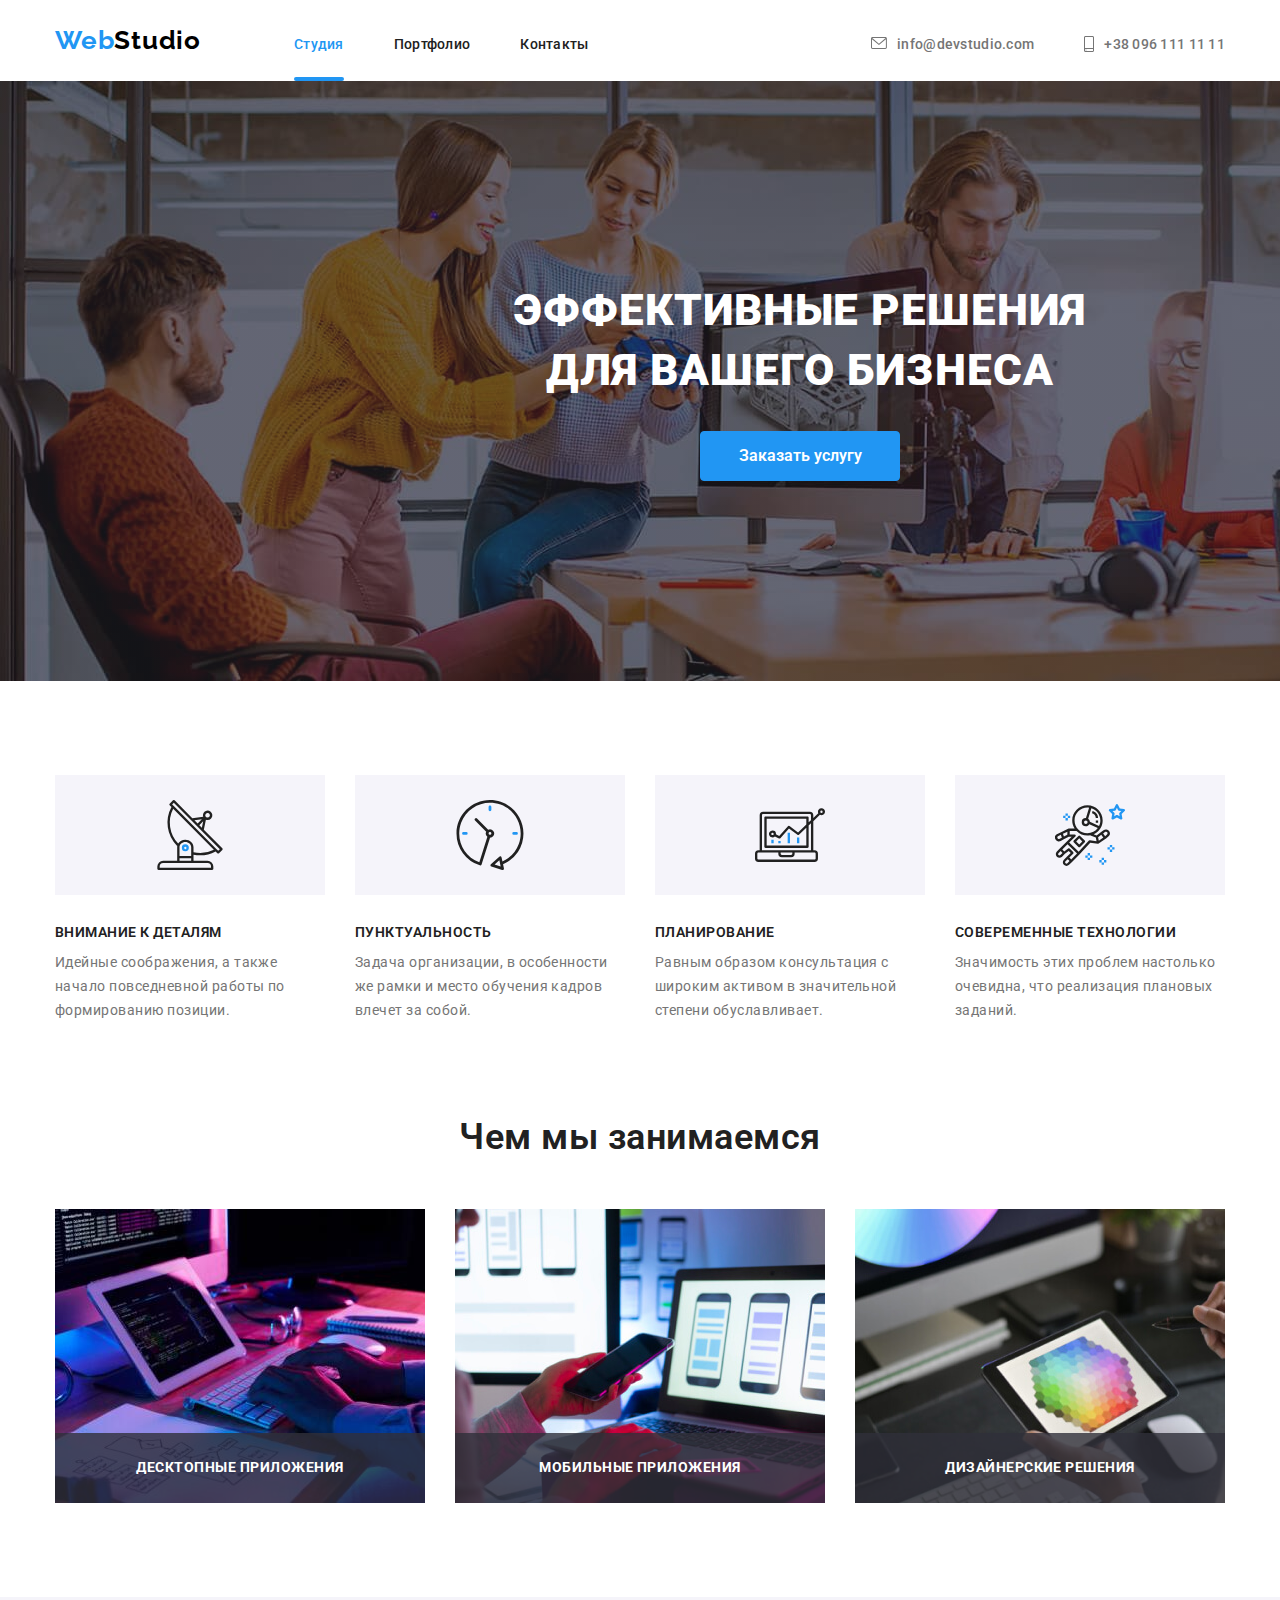
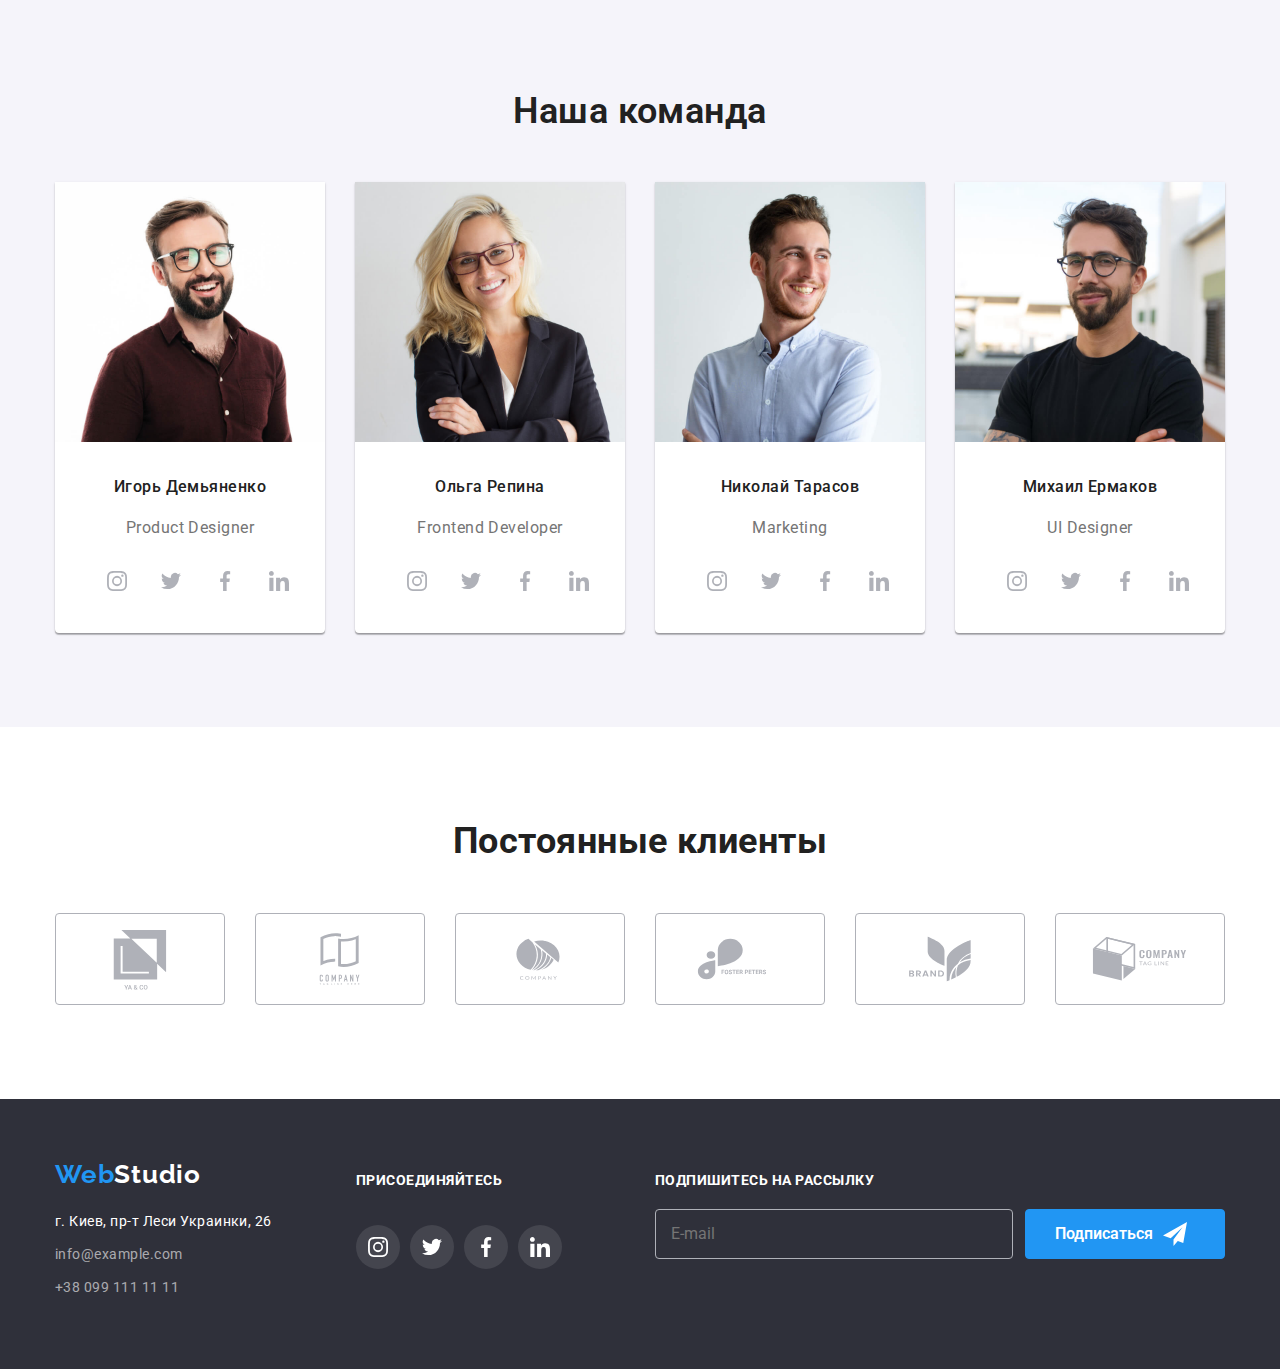
<file: index.html>
<!DOCTYPE html>
<html lang="en">

<head>
    <meta charset="UTF-8">
    <meta http-equiv="X-UA-Compatible" content="IE=edge">
    <meta name="viewport" content="width=device-width, initial-scale=1.0">
    <link rel="preconnect" href="https://fonts.gstatic.com" crossorigin>
    <link
        href="https://fonts.googleapis.com/css2?family=Raleway:wght@700&family=Roboto:wght@400;500;700;900&display=swap"
        rel="stylesheet">
    <link rel="stylesheet"
        href="https://cdnjs.cloudflare.com/ajax/libs/modern-normalize/1.1.0/modern-normalize.min.css">
    <link rel="stylesheet" href="./css/styles.css">
    <title>WebStudio</title>
</head>

<body>
    <header>
        <nav class="container header">
            <a class="logo" href="./index.html" alt="Логотип компании" title=""><span
                    class="accent">Web</span>Studio</a>
            <ul class="navigation list">
                <li class="item ">
                    <a href="./index.html" class="accent link current">Студия</a>
                </li>
                <li class="item"><a href="./portfolio.html" class="link">Портфолио</a></li>
                <li class="item"><a href="" class="link">Контакты</a></li>
            </ul>
            <ul class="header-contacts list">
                <li class="item ">
                    <a href="" class="link email">
                        <div class="icon">
                            <svg class="icon-envelope" width="16px" height="12px">
                                <use href="./img/sprite.svg#envelope"></use>
                            </svg>
                        </div>

                        info@devstudio.com
                    </a>
                </li>
                <li class="item ">
                    <a href="" class="link phone">
                        <div class="icon">
                            <svg class="icon-phone" width="10px" height="16px">
                                <use href="./img/sprite.svg#phone"></use>
                            </svg>
                        </div>

                        +38 096 111 11 11
                    </a>
                </li>
            </ul>
        </nav>
    </header>

    <main>
        <!-- --------------hero------------- -->
        <section class="hero section">
            <div class="container">
                <h1 class="slogan">ЭФФЕКТИВНЫЕ РЕШЕНИЯ<br>
                    ДЛЯ ВАШЕГО БИЗНЕСА
                </h1>
                <button type="button" class="btn hero-btn" data-modal-open>Заказать услугу</button>
            </div>
        </section>
        <!-- ---------------------ADVANTAGES------------------ -->
        <section class="advantages section">
            <div class="container">
                <h2 class="visually-hidden">Преимущества</h2>
                <ul class="list">
                    <li class="item radar">
                        <div class="icon">
                            <svg class="icon-radar" width="70px" height="70px">
                                <use href="./img/sprite.svg#radar"></use>
                            </svg>
                        </div>
                        <h3 class="">ВНИМАНИЕ К ДЕТАЛЯМ</h3>
                        <p>Идейные соображения, а также начало повседневной работы по формированию позиции.</p>
                    </li>
                    <li class="item clock">
                        <div class="icon">
                            <svg class="icon-clock" width="70px" height="70px">
                                <use href="./img/sprite.svg#clocks"></use>
                            </svg>
                        </div>
                        <h3 class="">ПУНКТУАЛЬНОСТЬ</h3>
                        <p>Задача организации, в особенности же рамки и место обучения кадров влечет за собой.</p>
                    </li>
                    <li class="item computer">
                        <div class="icon">
                            <svg class="icon-computer" width="70px" height="70px">
                                <use href="./img/sprite.svg#computer"></use>
                            </svg>
                        </div>
                        <h3 class="">ПЛАНИРОВАНИЕ</h3>
                        <p>Равным образом консультация с широким активом в значительной степени обуславливает.</p>
                    </li>
                    <li class="item cosmonaut">
                        <div class="icon">
                            <svg class="icon-cosmonaut" width="70px" height="70px">
                                <use href="./img/sprite.svg#cosmonaut"></use>
                            </svg>
                        </div>
                        <h3 class="">СОВЕРЕМЕННЫЕ ТЕХНОЛОГИИ</h3>
                        <p>Значимость этих проблем настолько очевидна, что реализация плановых заданий.</p>
                    </li>
                </ul>
            </div>
        </section>
        <!-- ---------------------OUR WORK-------------------------- -->
        <section class="our-work section">
            <div class="container">
                <h2 class="">Чем мы занимаемся</h2>
                <ul class="list">
                    <li class="item">
                        <img class="img" src="./img/img1.jpg" alt="разработка для планшетов" width="370">
                        <div class="work-explanation">
                            <h3>ДЕСКТОПНЫЕ ПРИЛОЖЕНИЯ</h3>
                        </div>
                    </li>
                    <li class="item">
                        <img class="img" src="./img/img2.jpg" alt="мобильная разработка" width="370">
                        <div class="work-explanation">
                            <h3>МОБИЛЬНЫЕ ПРИЛОЖЕНИЯ</h3>
                        </div>
                    </li>
                    <li class="item">
                        <img class="img" src="./img/img3.jpg" alt="графический дизайн" width="370">
                        <div class="work-explanation">
                            <h3>ДИЗАЙНЕРСКИЕ РЕШЕНИЯ</h3>
                        </div>
                    </li>
                </ul>
            </div>
        </section>

        <!-- ----------------OUR TEAM ----------------- -->
        <section class="our-team section">
            <div class="container">
                <h2 class="">Наша команда</h2>
                <ul class="list">
                    <li class="item">
                        <img class="img" src="./img/photo1.jpg" alt="член команды" width="270">
                        <div class="fio">
                            <h3 class="">Игорь Демьяненко</h3>
                            <p>Product Designer</p>
                            <!-- --------SOCIAL NETWORKS LINKS ------------->
                            <ul class="social-networks">
                                <li class="item-social">
                                    <a href="" class="icon">
                                        <svg class="icon-instagram svg" width="44px" height="44px">
                                            <use href="./img/sprite.svg#instagram"></use>
                                        </svg>

                                    </a>
                                </li>
                                <li class="item-social">
                                    <a href="" class="icon">
                                        <svg class="icon-twitter svg" width="44px" height="44px">
                                            <use href="./img/sprite.svg#twitter"></use>
                                        </svg>

                                    </a>
                                </li>
                                <li class="item-social">
                                    <a href="" class="icon">
                                        <svg class="icon-facebook svg" width="44px" height="44px">
                                            <use href="./img/sprite.svg#facebook"></use>
                                        </svg>

                                    </a>
                                </li>
                                <li class="item-social">
                                    <a href="" class="icon">
                                        <svg class="icon-linkedin svg" width="44px" height="44px">
                                            <use href="./img/sprite.svg#linkedin"></use>
                                        </svg>

                                    </a>
                                </li>
                            </ul>
                            <!-- ------END OF SOCIAL LINKS----- -->
                        </div>
                    </li>
                    <li class="item">
                        <img class="img" src="./img/photo2.jpg" alt="член команды" width="270">
                        <div class="fio">
                            <h3>Ольга Репина</h3>
                            <p>Frontend Developer</p>
                            <!-- --------SOCIAL NETWORKS LINKS ------------->
                            <ul class="social-networks">
                                <li class="item-social">
                                    <a href="" class="icon">
                                        <svg class="icon-instagram svg" width="44px" height="44px">
                                            <use href="./img/sprite.svg#instagram"></use>
                                        </svg>

                                    </a>
                                </li>
                                <li class="item-social">
                                    <a href="" class="icon">
                                        <svg class="icon-twitter svg" width="44px" height="44px">
                                            <use href="./img/sprite.svg#twitter"></use>
                                        </svg>

                                    </a>
                                </li>
                                <li class="item-social">
                                    <a href="" class="icon">
                                        <svg class="icon-facebook svg" width="44px" height="44px">
                                            <use href="./img/sprite.svg#facebook"></use>
                                        </svg>

                                    </a>
                                </li>
                                <li class="item-social">
                                    <a href="" class="icon">
                                        <svg class="icon-linkedin svg" width="44px" height="44px">
                                            <use href="./img/sprite.svg#linkedin"></use>
                                        </svg>

                                    </a>
                                </li>
                            </ul>
                            <!-- ------END OF SOCIAL LINKS----- -->
                        </div>
                    </li>
                    <li class="item">
                        <img class="img" src="./img/photo3.jpg" alt="член команды" width="270">
                        <div class="fio">
                            <h3 class="">Николай Тарасов</h3>
                            <p>Marketing</p>
                            <!-- --------SOCIAL NETWORKS LINKS ------------->
                            <ul class="social-networks">
                                <li class="item-social">
                                    <a href="" class="icon">
                                        <svg class="icon-instagram svg" width="44px" height="44px">
                                            <use href="./img/sprite.svg#instagram"></use>
                                        </svg>

                                    </a>
                                </li>
                                <li class="item-social">
                                    <a href="" class="icon">
                                        <svg class="icon-twitter svg" width="44px" height="44px">
                                            <use href="./img/sprite.svg#twitter"></use>
                                        </svg>

                                    </a>
                                </li>
                                <li class="item-social">
                                    <a href="" class="icon">
                                        <svg class="icon-facebook svg" width="44px" height="44px">
                                            <use href="./img/sprite.svg#facebook"></use>
                                        </svg>

                                    </a>
                                </li>
                                <li class="item-social">
                                    <a href="" class="icon">
                                        <svg class="icon-linkedin svg" width="44px" height="44px">
                                            <use href="./img/sprite.svg#linkedin"></use>
                                        </svg>

                                    </a>
                                </li>
                            </ul>
                            <!-- ------END OF SOCIAL LINKS----- -->
                        </div>
                    </li>
                    <li class="item">
                        <img class="img" src="./img/photo4.jpg" alt="член команды" width="270">
                        <div class="fio">
                            <h3 class="">Михаил Ермаков</h3>
                            <p>UI Designer</p>
                            <!-- --------SOCIAL NETWORKS LINKS ------------->
                            <ul class="social-networks">
                                <li class="item-social">
                                    <a href="" class="icon">
                                        <svg class="icon-instagram svg" width="44px" height="44px">
                                            <use href="./img/sprite.svg#instagram"></use>
                                        </svg>

                                    </a>
                                </li>
                                <li class="item-social">
                                    <a href="" class="icon">
                                        <svg class="icon-twitter svg" width="44px" height="44px">
                                            <use href="./img/sprite.svg#twitter"></use>
                                        </svg>

                                    </a>
                                </li>
                                <li class="item-social">
                                    <a href="" class="icon">
                                        <svg class="icon-facebook svg" width="44px" height="44px">
                                            <use href="./img/sprite.svg#facebook"></use>
                                        </svg>

                                    </a>
                                </li>
                                <li class="item-social">
                                    <a href="" class="icon">
                                        <svg class="icon-linkedin svg" width="44px" height="44px">
                                            <use href="./img/sprite.svg#linkedin"></use>
                                        </svg>

                                    </a>
                                </li>
                            </ul>
                            <!-- ------END OF SOCIAL LINKS----- -->
                        </div>
                    </li>
                </ul>
            </div>
        </section>
        <!-- ---------------------REGULAR CUSTOMERS------------------------ -->

        <section class="regular-customers section">
            <div class="container">
                <h2>Постоянные клиенты</h2>
                <ul class="list">
                    <li class="item">
                        <a href="" class="link client1">
                            <svg class="icon-client1 svg" width="106px" height="60px">
                                <use href="./img/sprite.svg#client1"></use>
                            </svg>
                        </a>
                    </li>
                    <li class="item">
                        <a href="" class="link client2">
                            <svg class="icon-client2 svg" width="106px" height="60px">
                                <use href="./img/sprite.svg#client2"></use>
                            </svg>
                        </a>
                    </li>
                    <li class="item">
                        <a href="" class="link client3">
                            <svg class="icon-client3 svg" width="106px" height="60px">
                                <use href="./img/sprite.svg#client3"></use>
                            </svg>
                        </a>
                    </li>
                    <li class="item">
                        <a href="" class="link client4">
                            <svg class="icon-client4 svg" width="106px" height="60px">
                                <use href="./img/sprite.svg#client4"></use>
                            </svg>
                        </a>
                    </li>
                    <li class="item">
                        <a href="" class="link client5">
                            <svg class="icon-client5 svg" width="106px" height="60px">
                                <use href="./img/sprite.svg#client5"></use>
                            </svg>
                        </a>
                    </li>
                    <li class="item">
                        <a href="" class="link client6">
                            <svg class="icon-client6 svg" width="106px" height="60px">
                                <use href="./img/sprite.svg#client6"></use>
                            </svg>
                        </a>
                    </li>
                </ul>
            </div>
        </section>

    </main>
    <!-- ----------------------FOOTER---------------------- -->
    <footer>
        <div class="container footer">
            <address class="address">
                <a class="logo footer-logo" href="./index.html"><span class="accent">Web</span>Studio</a>
                <p>г. Киев, пр-т Леси Украинки, 26</p>
                <a href="">info@example.com</a> <br>
                <a href="">+38 099 111 11 11</a>
            </address>
            <div class="social-links">
                <h2>ПРИСОЕДИНЯЙТЕСЬ</h2>
                <!-- --------SOCIAL NETWORKS LINKS ------------->
                <ul class="social-networks">
                    <li class="item-social">
                        <a href="" class="icon">
                            <svg class="icon-instagram svg" width="44px" height="44px">
                                <use href="./img/sprite.svg#instagram"></use>
                            </svg>

                        </a>
                    </li>
                    <li class="item-social">
                        <a href="" class="icon">
                            <svg class="icon-twitter svg" width="44px" height="44px">
                                <use href="./img/sprite.svg#twitter"></use>
                            </svg>

                        </a>
                    </li>
                    <li class="item-social">
                        <a href="" class="icon">
                            <svg class="icon-facebook svg" width="44px" height="44px">
                                <use href="./img/sprite.svg#facebook"></use>
                            </svg>

                        </a>
                    </li>
                    <li class="item-social">
                        <a href="" class="icon">
                            <svg class="icon-linkedin svg" width="44px" height="44px">
                                <use href="./img/sprite.svg#linkedin"></use>
                            </svg>

                        </a>
                    </li>
                </ul>
            </div>
            <!-- ------END OF SOCIAL LINKS----- -->

            <form class="footer-form">
                <h2>Подпишитесь на рассылку</h2>
                <div class="footer-sign-in">
                    <input type="email" class="footer-form-email" placeholder="E-mail">
                    <button class="btn" type="submit">
                        Подписаться
                        <svg class="icon-linkedin svg" width="24px" height="24px">
                            <use href="./img/sprite.svg#send"></use>
                        </svg>
                    </button>
                </div>
            </form>
        </div>
    </footer>

    <!-- -----------------MODAL WINDOW----------------------- -->
    <div class="backdrop is-hidden" data-modal>
        <div class="modal">
            <button class="close-btn" data-modal-close>
                <svg class="icon-close svg" width="30px" height="30px">
                    <use href="./img/sprite.svg#close"></use>
                </svg>
            </button>
            <h2>Оставьте свои данные, мы вам перезвоним</h2>
            <form class="modal-form">
                <label for="name" class>Имя
                    <input type="text" name="name" id="name" class="info-input">
                    <span class="input-icon">
                        <svg class="icon-person svg" width="18px" height="18px">
                            <use href="./img/sprite.svg#person"></use>
                        </svg>
                    </span>

                </label>
                <label for="tel">Телефон
                    <input type="text" name="tel" id="tel" class="info-input">
                    <span class="input-icon">
                        <svg class="icon-old_phone svg" width="18px" height="18px">
                            <use href="./img/sprite.svg#old_phone"></use>
                        </svg>
                    </span>

                </label>
                <label for="email">Почта
                    <input type="email" name="email" id="email" class="info-input">
                    <span class="input-icon">
                        <svg class="icon-email svg" width="18px" height="18px">
                            <use href="./img/sprite.svg#email"></use>
                        </svg>
                    </span>

                </label>
                <label class="comment-lable">Комментарий
                    <textarea name="comment" id="comment" placeholder="Введите текст"></textarea>
                </label>
                <label class="label-checkbox">
                    <input type="checkbox" name="checkbox" id="check">
                    <span class="checkbox-icon"></span>
                    Соглашаюсь с рассылкой и принимаю
                    <a href="">Условия договора</a>
                </label>
                <button class="btn" type="submit">Отправить</button>

            </form>
        </div>
    </div>
    <script src="./js/modal.js"></script>
</body>

</html>
</file>
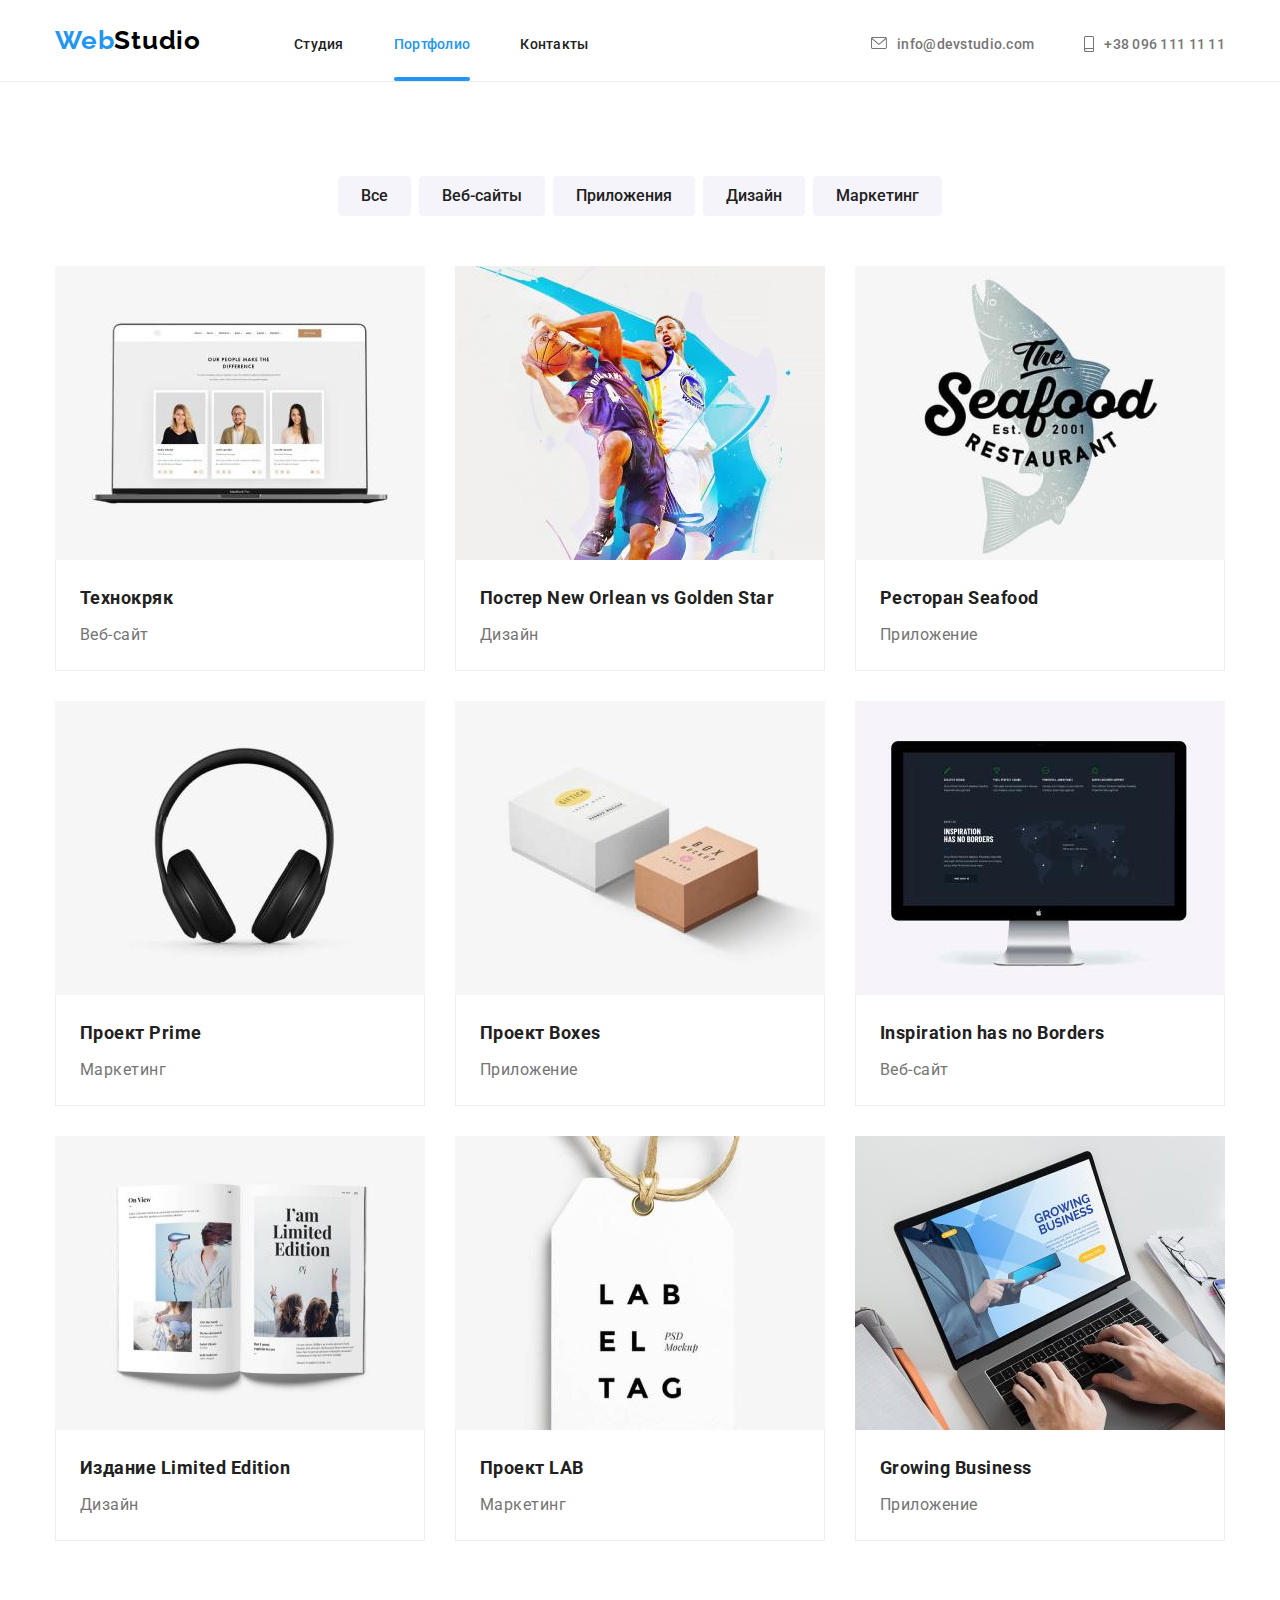
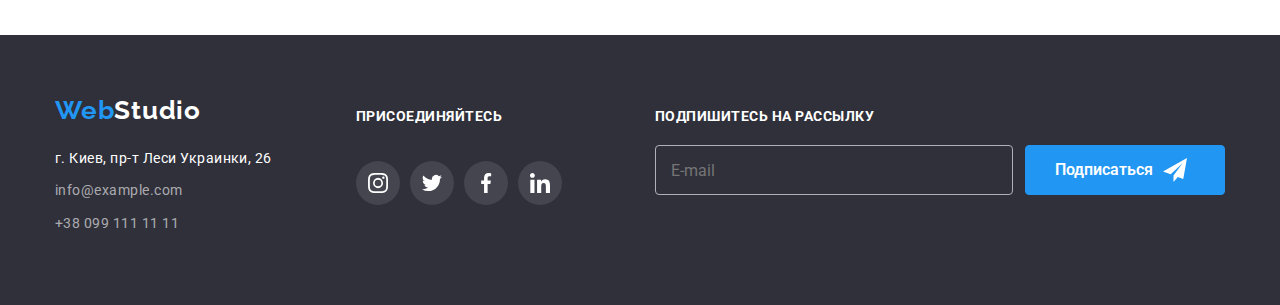
<file: portfolio.html>
<!DOCTYPE html>
<html lang="ru">

<head>
    <meta charset="UTF-8">
    <meta http-equiv="X-UA-Compatible" content="IE=edge">
    <meta name="viewport" content="width=device-width, initial-scale=1.0">
    <a rel="preconnect" href="https://fonts.googleapis.com">
        <link rel="preconnect" href="https://fonts.gstatic.com" crossorigin>
        <link
            href="https://fonts.googleapis.com/css2?family=Raleway:wght@700&family=Roboto:wght@400;500;700;900&display=swap"
            rel="stylesheet">
        <link rel="stylesheet"
            href="https://cdnjs.cloudflare.com/ajax/libs/modern-normalize/1.1.0/modern-normalize.min.css">
        <link rel="stylesheet" href="./css/styles.css">
        <title>WebStudio</title>
</head>

<body>
    <header>
        <nav class="container header">
            <a class="logo" href="./index.html" alt="Логотип компании" title=""><span
                    class="accent">Web</span>Studio</a>
            <ul class="navigation list">
                <li class="item"><a href="./index.html" class="link">Студия</a></li>
                <li class="item"><a href="./portfolio.html" class="link accent current">Портфолио</a></li>
                <li class="item"><a href="" class="link">Контакты</a></li>
            </ul>
            <ul class="header-contacts list">
                <li class="item ">
                    <a href="" class="link email">
                        <div class="icon">
                            <svg class="icon-envelope" width="16px" height="12px">
                                <use href="./img/sprite.svg#envelope"></use>
                            </svg>
                        </div>
                        info@devstudio.com
                    </a>
                </li>
                <li class="item ">
                    <a href="" class="link phone">
                        <div class="icon">
                            <svg class="icon-phone" width="10px" height="16px">
                                <use href="./img/sprite.svg#phone"></use>
                            </svg>
                        </div>
                        +38 096 111 11 11
                    </a>
                </li>
            </ul>
        </nav>
    </header>

    <main>
        <section class="job-examples section">
            <div class="container ">
                <ul class="filter list">
                    <li class="item"><button type="button" class="btn-filter">Все</button> </li>
                    <li class="item"><button type="button" class="btn-filter">Веб-сайты</button></li>
                    <li class="item"><button type="button" class="btn-filter">Приложения</button></li>
                    <li class="item"><button type="button" class="btn-filter">Дизайн</button></li>
                    <li class="item"><button type="button" class="btn-filter">Маркетинг</button></li>
                </ul>
                <ul class="list gallery">
                    <li class="item">
                        <a href="" class="link">
                            <div class="project-information-wrap">
                                <img src="./img/portfolio1.jpg" class="img" alt="технокряк" width="370">
                                <div class="short-project-description">
                                    Технокряк это современная площадка распространения коронавируса. Компании используют
                                    эту платформу для цифрового шпионажа и атак на защищённые сервера конкурентов.
                                </div>
                            </div>
                            <div class="shortdescription">
                                <h2 class="">Технокряк</h2>
                                <p>Веб-сайт</p>
                            </div>
                        </a>
                    </li>
                    <li class="item">
                        <a href="" class="link">
                            <div class="project-information-wrap">
                                <img src="./img/portfolio2.jpg" class="img" alt="постер" width="370">
                                <div class="short-project-description">
                                    Технокряк это современная площадка распространения коронавируса. Компании используют
                                    эту платформу для цифрового шпионажа и атак на защищённые сервера конкурентов.
                                </div>
                            </div>
                            <div class="shortdescription">
                                <h2 class="">Постер New Orlean vs Golden Star</h2>
                                <p>Дизайн</p>
                            </div>
                        </a>
                    </li>
                    <li class="item">
                        <a href="" class="link">
                            <div class="project-information-wrap">
                                <img src="./img/portfolio3.jpg" class="img" alt="приложение" width="370">
                                <div class="short-project-description">
                                    Технокряк это современная площадка распространения коронавируса. Компании используют
                                    эту платформу для цифрового шпионажа и атак на защищённые сервера конкурентов.
                                </div>
                            </div>
                            <div class="shortdescription">
                                <h2 class="">Ресторан Seafood</h2>
                                <p>Приложение</p>
                            </div>
                        </a>
                    </li>
                    <li class="item">
                        <a href="" class="link">
                            <div class="project-information-wrap">
                                <img src="./img/portfolio4.jpg" class="img" alt="маркетинг" width="370">
                                <div class="short-project-description">
                                    Технокряк это современная площадка распространения коронавируса. Компании используют
                                    эту платформу для цифрового шпионажа и атак на защищённые сервера конкурентов.
                                </div>
                            </div>
                            <div class="shortdescription">
                                <h2 class="">Проект Prime</h2>
                                <p>Маркетинг</p>
                            </div>
                        </a>
                    </li>
                    <li class="item">
                        <a href="" class="link">
                            <div class="project-information-wrap">
                                <img src="./img/portfolio5.jpg" class="img" alt="приложение" width="370">
                                <div class="short-project-description">
                                    Технокряк это современная площадка распространения коронавируса. Компании используют
                                    эту платформу для цифрового шпионажа и атак на защищённые сервера конкурентов.
                                </div>
                            </div>
                            <div class="shortdescription">
                                <h2 class="">Проект Boxes</h2>
                                <p>Приложение</p>
                            </div>
                        </a>
                    </li>
                    <li class="item">
                        <a href="" class="link">
                            <div class="project-information-wrap">
                                <img src="./img/portfolio6.jpg" class="img" alt="веб-сайт" width="370">
                                <div class="short-project-description">
                                    Технокряк это современная площадка распространения коронавируса. Компании используют
                                    эту платформу для цифрового шпионажа и атак на защищённые сервера конкурентов.
                                </div>
                            </div>
                            <div class="shortdescription">
                                <h2 class="" lang="en">Inspiration has no Borders</h2>
                                <p>Веб-сайт</p>
                            </div>
                        </a>
                    </li>
                    <li class="item">
                        <a href="" class="link">
                            <div class="project-information-wrap">
                                <img src="./img/portfolio7.jpg" class="img" alt="дизайн" width="370">
                                <div class="short-project-description">
                                    Технокряк это современная площадка распространения коронавируса. Компании используют
                                    эту платформу для цифрового шпионажа и атак на защищённые сервера конкурентов.
                                </div>
                            </div>
                            <div class="shortdescription">
                                <h2 class="">Издание Limited Edition</h2>
                                <p class="">Дизайн</p>
                            </div>
                        </a>
                    </li>
                    <li class="item">
                        <a href="" class="link">
                            <div class="project-information-wrap">
                                <img src="./img/portfolio8.jpg" class="img" alt="маркетинг" width="370">
                                <div class="short-project-description">
                                    Технокряк это современная площадка распространения коронавируса. Компании используют
                                    эту платформу для цифрового шпионажа и атак на защищённые сервера конкурентов.
                                </div>
                            </div>
                            <div class="shortdescription">
                                <h2 class="">Проект LAB</h2>
                                <p>Маркетинг</p>
                            </div>
                        </a>
                    </li>
                    <li class="item">
                        <a href="" class="link">
                            <div class="project-information-wrap">
                                <img src="./img/portfolio9.jpg" class="img" alt="приложение" width="370">
                                <div class="short-project-description">
                                    Технокряк это современная площадка распространения коронавируса. Компании используют
                                    эту платформу для цифрового шпионажа и атак на защищённые сервера конкурентов.
                                </div>
                            </div>
                            <div class="shortdescription">
                                <h2 class="" lang="en">Growing Business</h2>
                                <p>Приложение</p>
                            </div>
                        </a>
                    </li>
                </ul>
            </div>
        </section>

    </main>
    <!-- ------------------FOOTER----------------------- -->
    <footer>
        <div class="container footer">
            <address class="address">
                <a class="logo footer-logo" href="./index.html"><span class="accent">Web</span>Studio</a>
                <p>г. Киев, пр-т Леси Украинки, 26</p>
                <a href="">info@example.com</a> <br>
                <a href="">+38 099 111 11 11</a>
            </address>
            <div class="social-links">
                <h2>ПРИСОЕДИНЯЙТЕСЬ</h2>
                <!-- --------SOCIAL NETWORKS LINKS ------------->
                <ul class="social-networks">
                    <li class="item-social">
                        <a href="" class="icon">
                            <svg class="icon-instagram svg" width="44px" height="44px">
                                <use href="./img/sprite.svg#instagram"></use>
                            </svg>

                        </a>
                    </li>
                    <li class="item-social">
                        <a href="" class="icon">
                            <svg class="icon-twitter svg" width="44px" height="44px">
                                <use href="./img/sprite.svg#twitter"></use>
                            </svg>

                        </a>
                    </li>
                    <li class="item-social">
                        <a href="" class="icon">
                            <svg class="icon-facebook svg" width="44px" height="44px">
                                <use href="./img/sprite.svg#facebook"></use>
                            </svg>

                        </a>
                    </li>
                    <li class="item-social">
                        <a href="" class="icon">
                            <svg class="icon-linkedin svg" width="44px" height="44px">
                                <use href="./img/sprite.svg#linkedin"></use>
                            </svg>

                        </a>
                    </li>
                </ul>
            </div>
            <!-- ------END OF SOCIAL LINKS----- -->
            <form class="footer-form">
                <h2>Подпишитесь на рассылку</h2>
                <div class="footer-sign-in">
                    <input type="email" class="footer-form-email" placeholder="E-mail">
                    <button class="btn">
                        Подписаться
                        <svg class="icon-linkedin svg" width="24px" height="24px">
                            <use href="./img/sprite.svg#send"></use>
                        </svg>
                    </button>
                </div>
            </form>
        </div>
    </footer>
</body>

</html>
</file>
<file: css/styles.css>
/* accent color #2196F3 */
/* headers color #212121 */
/* main font color #757575 */
/* poster background color #2F303A */
/* our team background color #F5F4FA*/
/* main background color #ffffff; */

/* font-family: 'Raleway', sans-serif;
font-family: 'Roboto', sans-serif; */


/* --------------------presets------------------ */
:root {
    --accent-color: #2196F3;
    --title-text-color: #212121;
    --primary-text-color: #757575;
    --main-white-color: #ffffff;
    /* --main-white-color: #aaaaaa; */
    --ourteam-background-color: #F5F4FA;
    --footer-bg-color: #2F303A;
    --icons-color: #AFB1B8;
}



body {
    color: var(--primary-text-color);
    background-color: var(--main-white-color);
    font-family: Roboto, sans-serif;
    letter-spacing: 0.03em;
}

button {
    font-family: inherit;
}


/* setting headers font color*/
h1,
h2,
h3,
h4,
h5,
h6 {
    color: var(--title-text-color);
}

h1,
h2,
h3,
h4,
h5,
h6,
p,
a {
    margin: 0;
    padding: 0;
}


/* -------------general classes------------------ */
/* common container */
.container {
    padding: 0 15px;
    margin-left: auto;
    margin-right: auto;
    margin-top: 0;
    margin-bottom: 0;
    width: 1200px;
    text-align: center;
}

/* common list */

.list {
    list-style-type: none;
    margin: 0;
    padding: 0;
}

/* common section */

.section {
    padding-top: 94px;
    padding-bottom: 94px;
}

.img {
    display: block;
}

.svg {
    fill: currentColor;
}

/* ----------------Visually Hidden block--------------------------- */
.visually-hidden {
    position: absolute;
    white-space: nowrap;
    width: 1px;
    height: 1px;
    overflow: hidden;
    border: 0;
    padding: 0;
    clip: rect(0 0 0 0);
    clip-path: inset(50%);
    margin: -1px;
}


/* --------------header settings------------- */

header {
    padding-top: 25px;
    padding-bottom: 25px;
    font-weight: 500;
    font-size: 14px;
    line-height: 16px;
    letter-spacing: 0.02em;
    text-decoration: none;
}


header a {
    text-decoration: none;

}

.link {
    color: var(--title-text-color);
}

.accent {
    color: var(--accent-color);
}

.container.header {
    display: flex;
    align-items: baseline;
}

.header-contacts {
    margin-left: auto;
}

.header-contacts .item {
    display: flex;
}

.header-contacts .link {
    display: flex;

    color: var(--primary-text-color);
    fill: var(--primary-text-color);

    transition: color 250ms cubic-bezier(0.4, 0, 0.2, 1),
        fill 250ms cubic-bezier(0.4, 0, 0.2, 1);
}

.navigation .link {
    transition: color 250ms cubic-bezier(0.4, 0, 0.2, 1);
}

.header-contacts .link:hover,
.navigation .link:hover,
.header-contacts .link:focus,
.navigation .link:focus {
    color: var(--accent-color);
    fill: var(--accent-color);
    outline: none;
}

.header-contacts .icon {
    margin-right: 10px;
}

.link {
    display: block;
}


.navigation,
.header-contacts {
    display: flex;
}

/* setting space between items*/
.header .item+.item {
    margin-left: 50px;
}

.logo {
    margin-right: 93px;
    font-family: Raleway, sans-serif;
    font-weight: 700;
    font-size: 26px;
    line-height: 1.2;
    color: #000000;
    letter-spacing: 0.03em;
    text-decoration: none;
}

.navigation .item {
    position: relative;

}

/* decoration for current page */
.navigation .current::after {
    content: '';

    position: absolute;
    bottom: -29px;
    left: 0;

    width: 100%;
    height: 4px;
    border-radius: 2px;

    background-color: var(--accent-color);
}


/* ----------------------------main settings------------- */
/* ------------------------hero settings------------ */
.hero {
    background-color: var(--footer-bg-color);
    text-align: center;
    letter-spacing: 0.06em;
    padding-top: 200px;
    padding-bottom: 200px;
    margin-left: auto;
    margin-right: auto;
}

.hero.section {
    width: 1600px;
    height: 600px;
    background-image: linear-gradient(to right, rgba(47, 48, 58, 0.4), rgba(47, 48, 58, 0.4)), url("../img/Img_hero_o.jpg");
    background-repeat: no-repeat;
    background-size: contain;
    background-position: center;
}

.hero .slogan {
    margin-bottom: 30px;

    color: var(--main-white-color);

    font-weight: 900;
    font-size: 44px;
    line-height: 1.36;
    text-transform: uppercase;
}


.btn {
    width: 200px;
    height: 50px;
    border-radius: 4px;
    border: 1px solid var(--accent-color);

    font-size: 16px;
    line-height: 1.88;
    font-weight: 600;

    background-color: var(--accent-color);
    color: var(--main-white-color);

    transition: background-color 250ms cubic-bezier(0.4, 0, 0.2, 1);
}

.btn:hover,
.btn:focus {
    background-color: #188CE8;
}

/* ----------------------advantages---------------- */

.advantages {
    font-size: 14px;
    font-weight: 400;
}

.advantages.section {
    padding-bottom: 0;
}

.advantages h3 {
    margin-bottom: 10px;

    font-weight: 600;
    font-size: 14px;
    line-height: 1.14;
}

.advantages .icon {
    width: 270px;
    height: 120px;
    padding: 25px;

    text-align: center;

    background-color: var(--ourteam-background-color);
}

.advantages p {
    line-height: 1.71;
}

.advantages .list {
    display: flex;
    text-align: left;
}

.advantages .item {
    width: 270px;
}

.advantages .item+.item {
    margin-left: 30px;
}

.advantages .icon {
    margin-bottom: 30px;
}



/* --------------------our-work-------------------*/
.our-work h2 {
    text-align: center;
    margin-bottom: 50px;

    font-weight: 600;
    font-size: 36px;
    line-height: 1.16;
}

.our-work .list {
    display: flex;
}

.our-work .item {
    position: relative;
}

.our-work .item+.item {
    margin-left: 30px;
}

.work-explanation {
    position: absolute;
    bottom: 0;
    left: 0;

    height: 70px;
    width: 100%;
    padding-top: 27px;
    padding-bottom: 27px;

    background: rgba(47, 48, 58, 0.8);
}

.work-explanation h3 {
    color: var(--main-white-color);
    font-size: 14px;
    font-weight: 700;
    line-height: 1.14;
}

/*--------------------- our-team --------------*/

.our-team {
    background-color: var(--ourteam-background-color);
}

.our-team .list {
    display: flex;
}

.our-team .item {
    box-shadow: 0px 1px 3px rgba(0, 0, 0, 0.12),
        0px 1px 1px rgba(0, 0, 0, 0.14),
        0px 2px 1px rgba(0, 0, 0, 0.2);
    border-radius: 0px 0px 4px 4px;
}

.our-team .item+.item {
    margin-left: 30px;
}

.our-team .fio {
    padding-top: 30px;
    padding-bottom: 30px;
}

.our-team h2 {
    text-align: center;
    margin-bottom: 50px;

    font-weight: 600;
    font-size: 36px;
    line-height: 1.16;
}

.our-team h3 {
    text-align: center;
    margin-bottom: 10px;

    font-weight: 500;
    font-size: 16px;
    line-height: 1.9;
}

.our-team p {
    margin-bottom: 16px;
    text-align: center;

    font-weight: 400;
    font-size: 16px;
    line-height: 1.9;
}


/* social links setiings start */
.our-team .item {
    background-color: var(--main-white-color);
}

.our-team .social-networks {
    list-style-type: none;
    display: flex;
}

.social-networks .item-social+.item-social {
    margin-left: 10px;
}

.our-team .icon {
    color: var(--icons-color);
}

.social-networks .icon {
    display: block;

    width: 44px;
    height: 44px;
    border-radius: 50%;

    transition: color 250ms cubic-bezier(0.4, 0, 0.2, 1),
        background-color 250ms cubic-bezier(0.4, 0, 0.2, 1);
}

.social-networks .icon:focus {
    color: var(--main-white-color);
    background-color: var(--accent-color);
    outline: none;
}

.social-networks .svg {
    border-radius: 50%;

    transition: color 250ms cubic-bezier(0.4, 0, 0.2, 1),
        background-color 250ms cubic-bezier(0.4, 0, 0.2, 1);
}

.social-networks .svg:hover {
    background-color: var(--accent-color);
    color: var(--main-white-color);
}

/* social links setiings end */

/* -----------------------REGULAR CUSTOMERS---------------------------- */

.regular-customers {
    text-align: center;
}

.regular-customers h2 {
    font-size: 36px;
    line-height: 1.16;
    margin-bottom: 50px;
}

.regular-customers .list {
    display: flex;
    justify-content: space-between;

}

.regular-customers .link {
    display: block;
    width: 170px;
    height: 92px;
    padding-top: 16px;
    padding-bottom: 16px;
    border: 1px solid var(--icons-color);
    border-radius: 4px;
    /* justify-content: space-between; */

}

.regular-customers .svg {
    display: block;
    margin-left: auto;
    margin-right: auto;
    margin-bottom: auto;
    margin-top: auto;
}

.regular-customers .link {
    color: var(--icons-color);
    transition: color 250ms cubic-bezier(0.4, 0, 0.2, 1),
        border-color 250ms cubic-bezier(0.4, 0, 0.2, 1);
}

.regular-customers .link:hover,
.regular-customers .link:focus {
    color: var(--accent-color);
    border-color: var(--accent-color);
    outline: none;
}

/* ----------------footer---------------- */

footer {
    background-color: var(--footer-bg-color);
    padding-top: 60px;
    padding-bottom: 60px;
}

.container.footer {
    text-align: left;
    display: flex;

}

.logo.footer-logo {
    color: var(--main-white-color);
    display: inline-block;
    margin-bottom: 20px;
}

.address {
    font-style: inherit;
    width: 231px;
}

.address p {
    color: var(--main-white-color);
    font-weight: 400;
    font-size: 14px;
    line-height: 1.71;
    margin-bottom: 9px;
}

.address a:not(.footer-logo) {
    display: inline-flex;
    font-weight: 400;
    font-size: 14px;
    line-height: 1.71;
    color: rgba(255, 255, 255, 0.6);
    text-decoration: none;
    margin-bottom: 9px;
}

.social-links {
    margin-top: 12px;
    margin-left: 70px;
    text-align: left;
}

.footer h2 {
    display: inline-block;

    color: var(--main-white-color);
    font-size: 14px;
    line-height: 1.14;
    margin-bottom: 20px;
    text-transform: uppercase;
}

.footer .icon {
    color: var(--main-white-color);
}

.social-links .svg {
    background: rgba(255, 255, 255, 0.1);
}

.footer .social-networks {
    padding-left: 0;
    list-style-type: none;
    display: flex;
    /* align-intems: left; */
}

.footer-form {
    margin-left: 93px;
    margin-top: 12px;
}

.footer-sign-in {
    display: inline-flex;
}

.footer-form-email {

    height: 50px;
    width: 358px;
    padding-left: 15px;
    padding-right: 15px;
    outline: none;
    border: 1px solid var(--icons-color);
    border-radius: 4px;
    background-color: var(--footer-bg-color);
    color: var(--main-white-color);

    transition: border-color 250ms cubic-bezier(0.4, 0, 0.2, 1);
}


.footer-form-email:focus-within {
    border-color: var(--accent-color);
}

.footer .btn {
    display: flex;
    align-items: center;

    text-align: center;
    margin-left: 12px;
    padding-left: 29px;
}

.icon-send {
    background: red;
    color: green;
    fill: red;
    fill-opacity: 0;
}


.footer-form .svg {
    display: inline-block;

    margin-left: 10px;

}

/* --------------------------------------- */
/* ---------------MODAL WINDOW------------ */
/* --------------------------------------- */


.backdrop {
    position: fixed;
    top: 0;
    left: 0;
    width: 100%;
    height: 100%;

    background: rgba(0, 0, 0, 0.2);

    opacity: 1;
    transition: opacity 250ms cubic-bezier(0.4, 0, 0.2, 1);
}

.backdrop.is-hidden .modal {
    transform: translate(-50%, -50%) scale(0.8);
}

.modal {
    position: absolute;
    top: 50%;
    left: 50%;

    width: 528px;
    height: 581px;
    padding: 40px;
    border-radius: 4px;

    background-color: var(--main-white-color);

    transform: translate(-50%, -50%) scale(1);
    transition: transform 250ms cubic-bezier(0.4, 0, 0.2, 1);

}


.modal .close-btn {
    position: absolute;
    top: 8px;
    right: 8px;
    padding: 0;
    border: none;
    background-color: var(--main-white-color);
    color: black;
    cursor: pointer;
}

.modal .close-btn:hover {
    color: var(--accent-color);
}

.is-hidden {
    opacity: 0;
    pointer-events: none;
}

.modal-form {
    display: flex;
    flex-direction: column;
    padding: 0;
}

.modal h2 {
    font-size: 20px;
    margin-bottom: 12px;
}

.modal-form label {
    display: block;

    position: relative;

    margin-bottom: 10px;
}

.modal-form .info-input {
    display: block;

    width: 100%;
    height: 40px;

    margin-top: 4px;
    padding-left: 42px;
    outline: none;
    border: 1px solid var(--icons-color);
    border-radius: 4px;

    transition: border-color 250ms cubic-bezier(0.4, 0, 0.2, 1);
}

.modal-form .input-icon {
    position: absolute;
    top: 29px;
    left: 12px;
    color: var(--title-text-color);

    transition: color 250ms cubic-bezier(0.4, 0, 0.2, 1);
}

.modal-form .info-input:focus-within {
    border-color: var(--accent-color);
}

.modal-form .info-input:focus-within+.input-icon {
    color: var(--accent-color);
}

.modal-form .comment-lable {
    margin-bottom: 20px;
}

#comment {
    display: block;

    height: 120px;
    width: 100%;
    margin-top: 4px;
    /* margin-bottom: 20px; */
    padding: 12px 16px;

    outline: none;
    border: 1px solid var(--icons-color);
    border-radius: 4px;

    resize: none;

    transition: border-color 250ms cubic-bezier(0.4, 0, 0.2, 1);
}

#comment:focus-within {
    border-color: var(--accent-color);
}

.modal-form .btn {
    margin-left: auto;
    margin-right: auto;
}


.modal-form label {
    font-weight: 400;
    font-size: 12px;
    line-height: 1.17;
    letter-spacing: 0.01em;
}

#check {
    /* margin-bottom: 30px; */

    appearance: none;
    -webkit-appearance: none;

}

.modal-form .label-checkbox {

    margin-left: auto;
    margin-right: auto;
    margin-bottom: 30px;
    padding-left: 15px;

    font-size: 14px;

}

.label-checkbox a {
    font-size: 14px;
    color: var(--accent-color);
}

.checkbox-icon {
    display: block;

    position: absolute;
    top: 0;
    margin-left: -17px;

    height: 15px;
    width: 16px;

    background-color: inherit;
    background-image: url("data:image/svg+xml,%3Csvg width='16' height='15' viewBox='0 0 16 15' fill='none' xmlns='http://www.w3.org/2000/svg'%3E%3Cpath d='M14.2222 1.66667V13.3333H1.77778V1.66667H14.2222ZM14.2222 0H1.77778C0.8 0 0 0.75 0 1.66667V13.3333C0 14.25 0.8 15 1.77778 15H14.2222C15.2 15 16 14.25 16 13.3333V1.66667C16 0.75 15.2 0 14.2222 0Z' fill='%23212121'/%3E%3C/svg%3E%0A");
}

#check:checked+.checkbox-icon {
    background-color: var(--accent-color);
    background-image: url("data:image/svg+xml,%3Csvg width='16' height='15' viewBox='0 0 16 15' fill='none' xmlns='http://www.w3.org/2000/svg'%3E%3Cpath d='M3.95703 7.75166L3.88825 7.68604L3.81923 7.75141L2.93123 8.59258L2.85486 8.66492L2.93097 8.73753L6.42671 12.0724L6.49574 12.1382L6.56476 12.0724L14.069 4.91352L14.1449 4.84116L14.069 4.76881L13.1873 3.92764L13.1183 3.86183L13.0493 3.92761L6.49577 10.1735L3.95703 7.75166Z' fill='white' stroke='white' stroke-width='0.2'/%3E%3C/svg%3E%0A");
}

/*---------------------------------------------- */
/*---------------- portfolio page ---------------*/
/*---------------------------------------------- */

/* ------------------filter BUTTONS---------- */
.filter.list {
    margin-bottom: 50px;
}

.job-examples.section {
    border-top: 1px solid #ECECEC;
}

.job-examples .filter {
    display: flex;
    justify-content: center;
}

.filter .item {
    border-radius: 4px;
}

.filter .btn-filter {
    background-color: var(--ourteam-background-color);
    color: var(--title-text-color);
    font-weight: 500;
    font-size: 16px;
    line-height: 1.62;
    font-style: inherit;
    text-align: center;
    border-radius: 4px;
    padding-top: 6px;
    padding-bottom: 6px;
    padding-left: 22px;
    padding-right: 22px;
    border: 1px solid var(--ourteam-background-color);
    box-shadow: none;

    transition: color 250ms cubic-bezier(0.4, 0, 0.2, 1),
        background-color 250ms cubic-bezier(0.4, 0, 0.2, 1),
        border 250ms cubic-bezier(0.4, 0, 0.2, 1),
        box-shadow 250ms cubic-bezier(0.4, 0, 0.2, 1);
}

.btn-filter:hover,
.btn-filter:focus {
    color: var(--main-white-color);
    background-color: var(--accent-color);
    border: 1px solid var(--accent-color);
    box-shadow: 0px 3px 1px rgba(0, 0, 0, 0.1),
        0px 1px 2px rgba(0, 0, 0, 0.08),
        0px 2px 2px rgba(0, 0, 0, 0.12);
}


.filter .item+.item {
    margin-left: 8px;
}

/* ------------------work gallery---------------- */

.job-examples a {
    text-decoration: none;
}

.gallery .item {
    transition: box-shadow 250ms cubic-bezier(0.4, 0, 0.2, 1);
}

.gallery .item:hover,
.gallery .item:focus {
    box-shadow: 0px 1px 1px rgba(0, 0, 0, 0.12),
        0px 4px 4px rgba(0, 0, 0, 0.06),
        1px 4px 6px rgba(0, 0, 0, 0.16);
}

.job-examples p {
    color: var(--primary-text-color);
    font-size: 16px;
    line-height: 1.88;
}

.job-examples h2 {
    font-size: 18px;
    line-height: 2;
    margin-bottom: 4px;
}

.job-examples .shortdescription {
    text-align: left;
    padding-top: 20px;
    padding-bottom: 20px;
    padding-left: 24px;
    padding-right: 24px;
    border-bottom: 1px solid #EEEEEE;
    border-right: 1px solid #EEEEEE;
    border-left: 1px solid #EEEEEE;
}

.job-examples .gallery {
    display: flex;
    flex-wrap: wrap;
}

.gallery .item {
    margin-right: 30px;
    margin-bottom: 30px;
}

.gallery .item:nth-child(3n) {
    margin-right: 0;
}

.gallery .item:nth-last-child(-n +3) {
    margin-bottom: 0;
}

.project-information-wrap {
    width: 370px;
    position: relative;
    overflow: hidden;

}


.short-project-description {
    position: absolute;
    top: 0;
    left: 0;

    width: 100%;
    height: 100%;
    padding: 63px 24px;
    margin-bottom: 110px;


    font-size: 18px;
    line-height: 1.55;
    text-align: left;
    color: var(--main-white-color);

    background: rgba(33, 150, 243, 0.9);

    transform: translateY(100%);
    transition: transform 250ms cubic-bezier(0.4, 0, 0.2, 1),
        opacity 250ms cubic-bezier(0.4, 0, 0.2, 1);

    opacity: 0;
}


.link:hover .short-project-description,
.link:focus .short-project-description {
    opacity: 1;
    transform: translateY(0);
}
</file>
